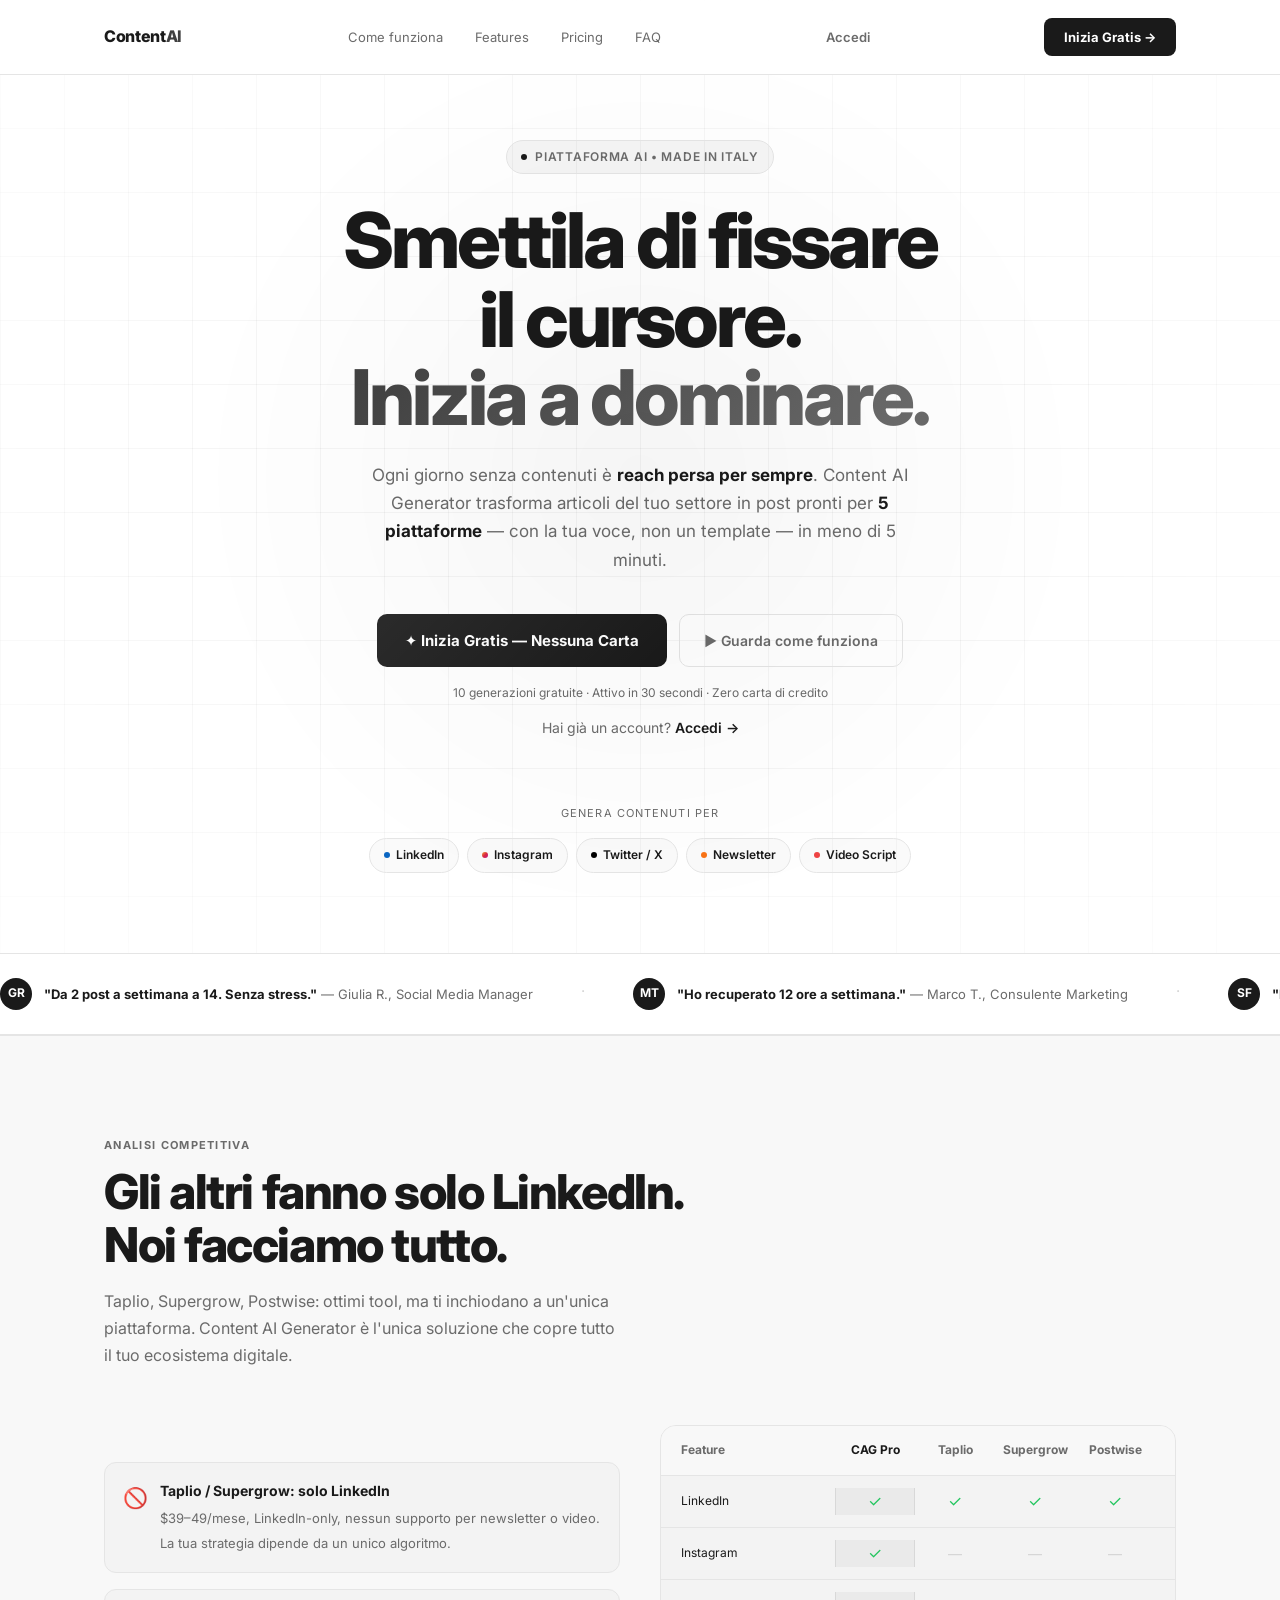
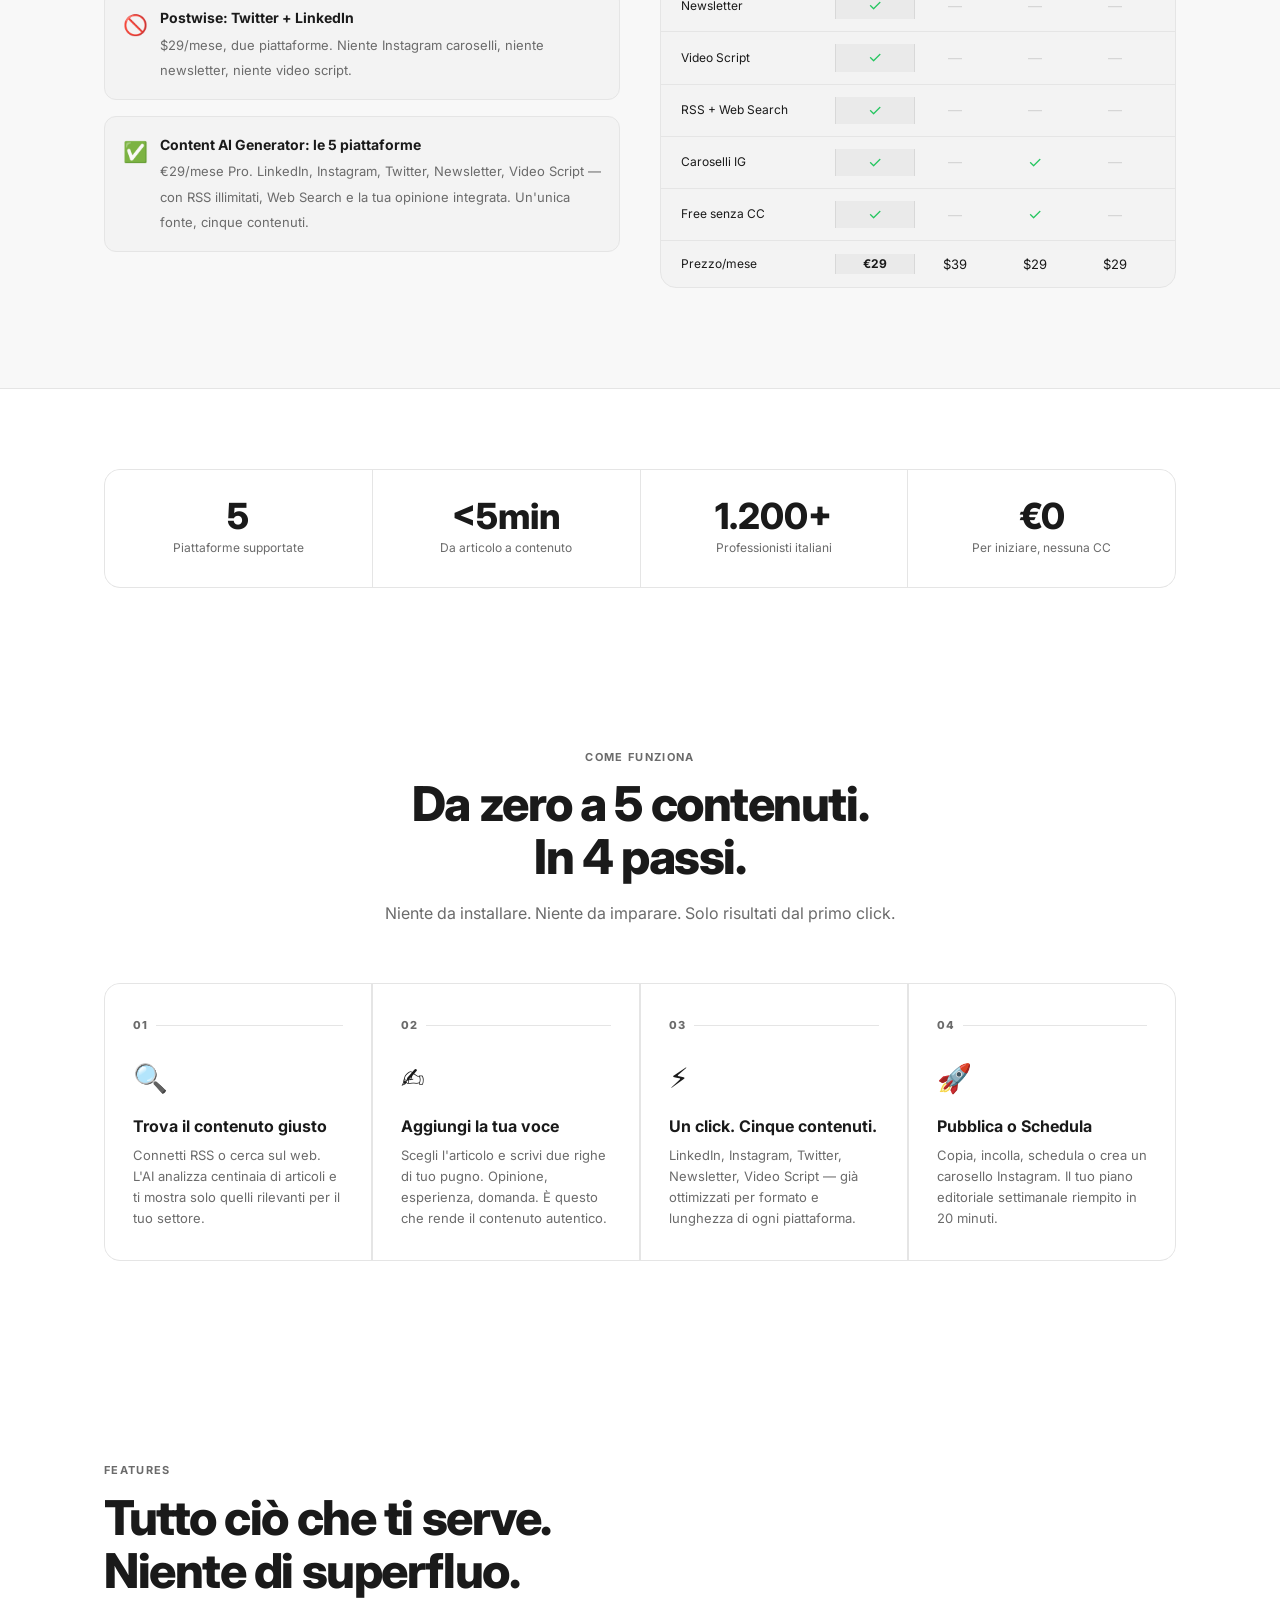
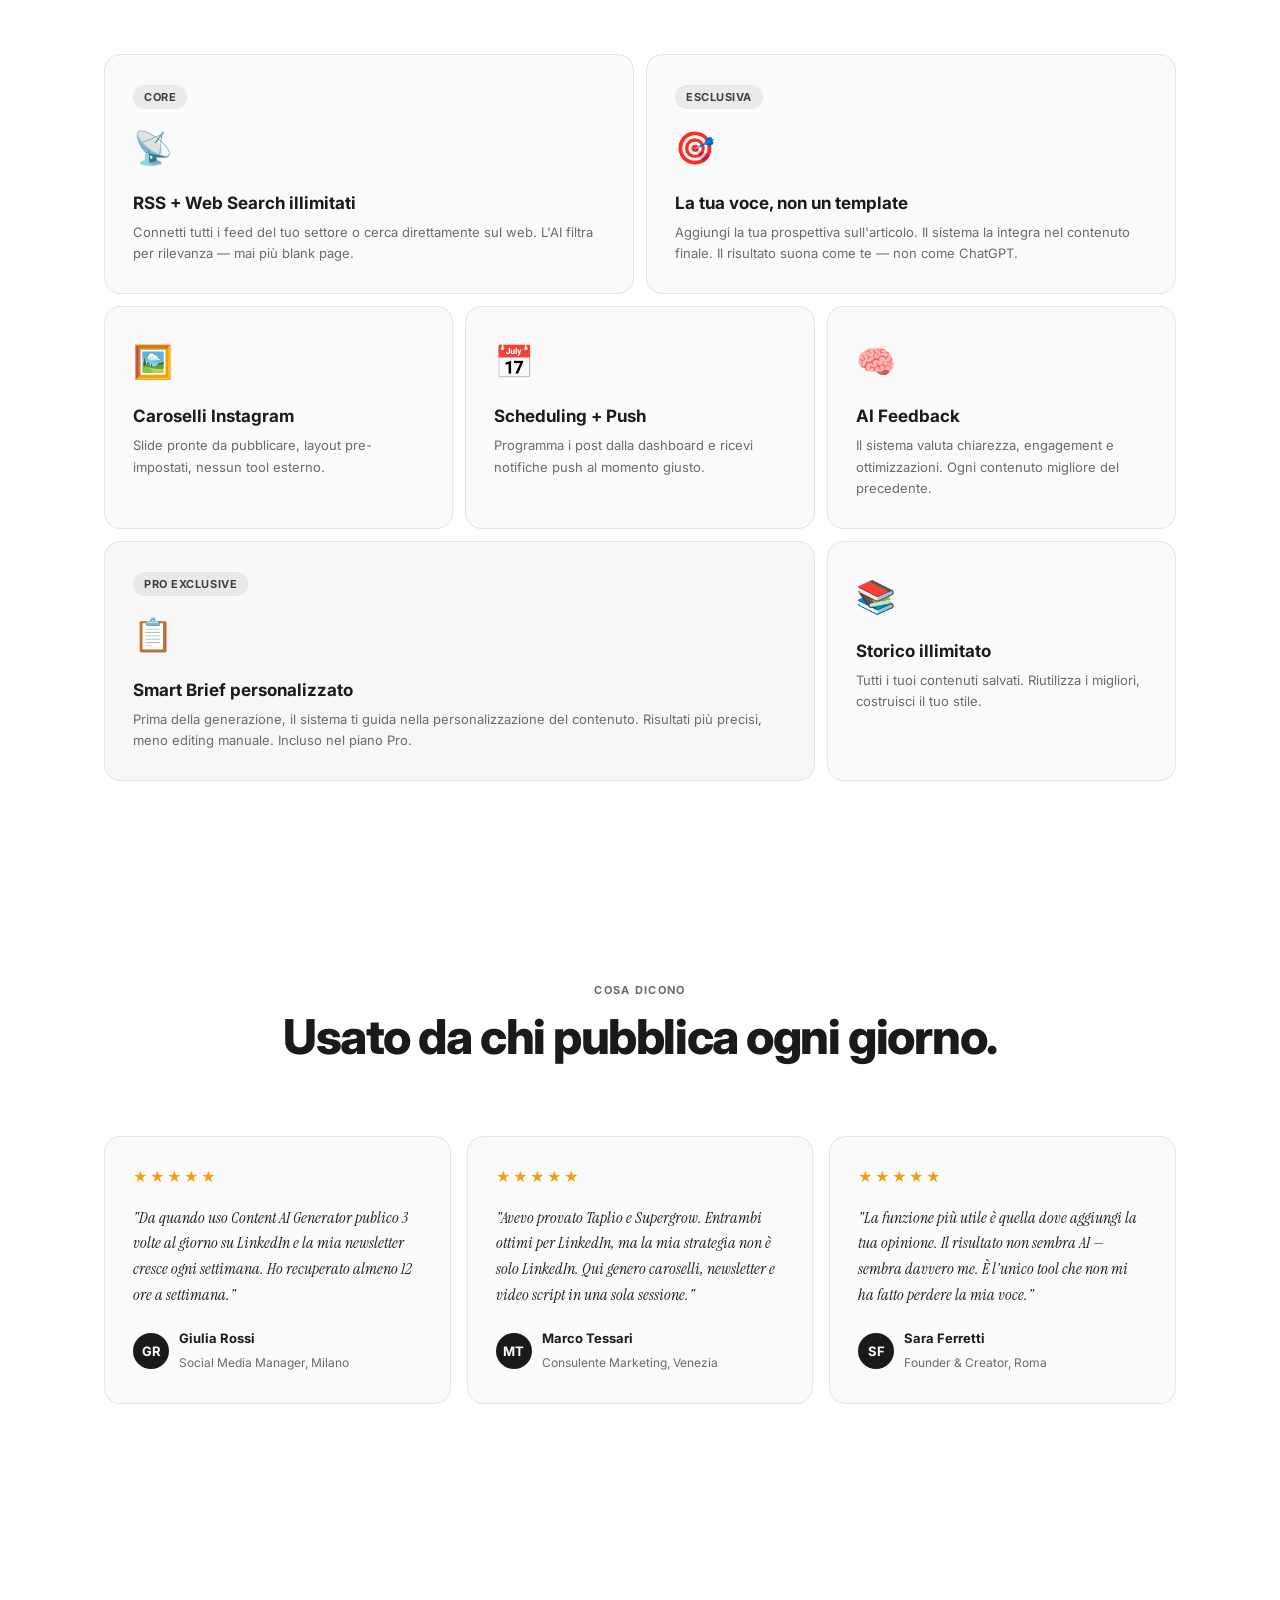
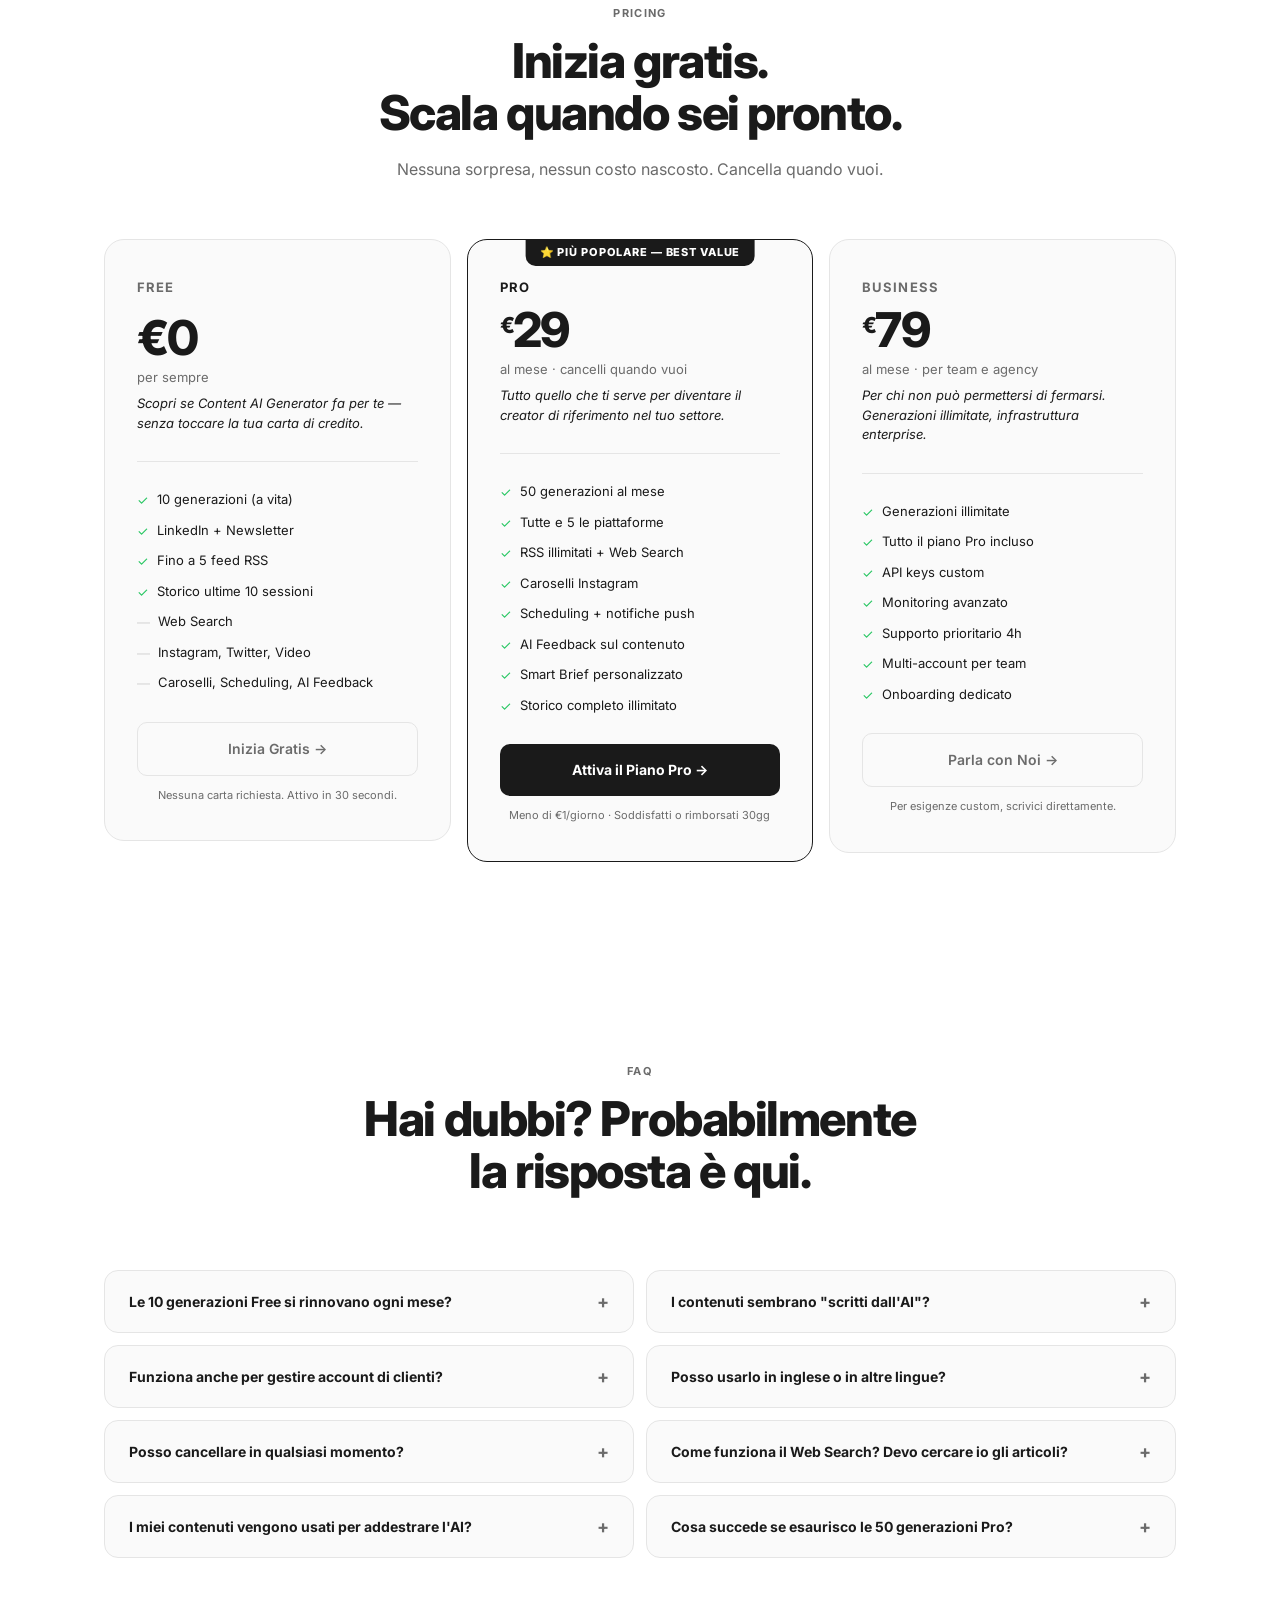
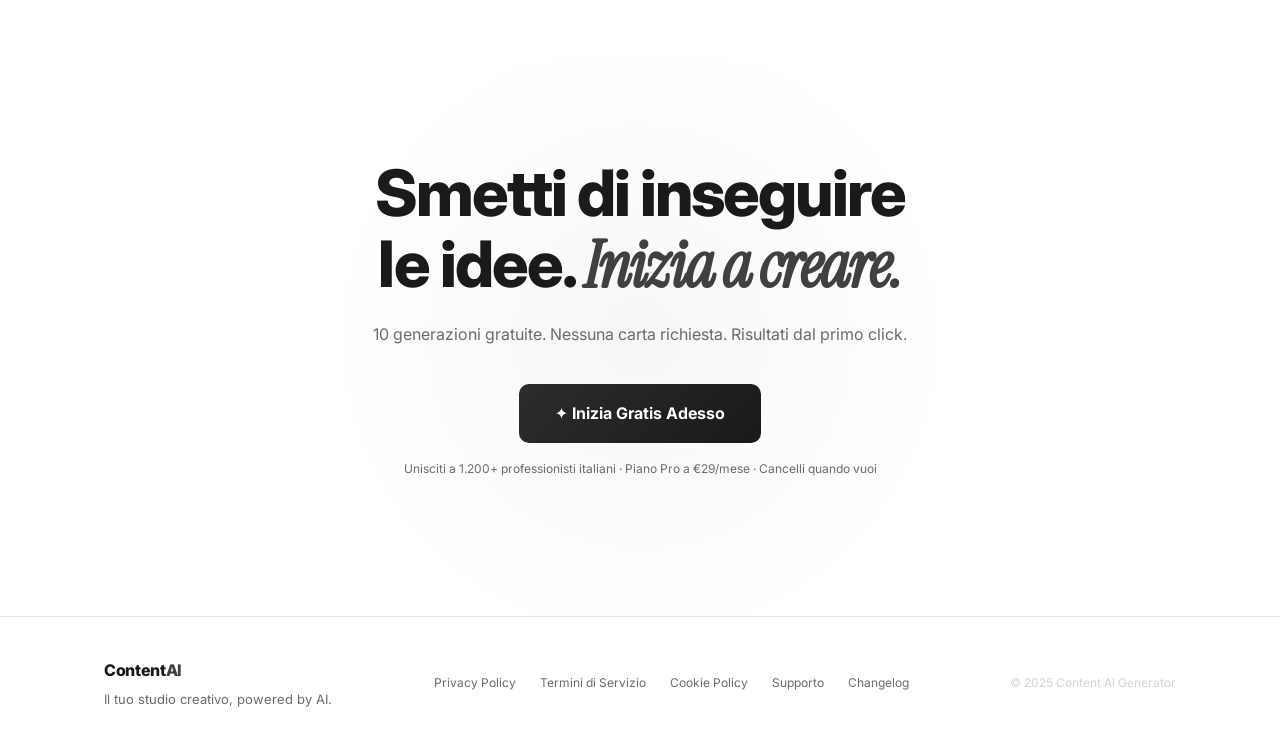
<file: templates/landing.html>
<!DOCTYPE html>
<html lang="it">
<head>
<meta charset="UTF-8" />
<meta name="viewport" content="width=device-width, initial-scale=1.0" />
<title>Content AI Generator — Da Articolo a Post in 5 Piattaforme. In 5 Minuti.</title>
<meta name="description" content="Trasforma articoli in post LinkedIn, Instagram, newsletter e video script con l'AI. 10 generazioni gratis, nessuna carta richiesta." />
<meta property="og:title" content="Content AI Generator — Da Articolo a Post in 5 Minuti" />
<meta property="og:description" content="L'AI analizza gli articoli del tuo settore e genera contenuti per LinkedIn, Instagram, Twitter, Newsletter e Video. Gratis per iniziare." />
<meta property="og:url" content="https://content-ai-generator-1.onrender.com" />
<meta name="twitter:card" content="summary_large_image" />
<link rel="preconnect" href="https://fonts.googleapis.com" />
<link rel="preconnect" href="https://fonts.gstatic.com" crossorigin />
<link href="https://fonts.googleapis.com/css2?family=Inter:wght@400;500;600;700;800;900&family=Instrument+Serif:ital@0;1&display=swap" rel="stylesheet" />
<style>
  /* ── DESIGN TOKENS ─────────────────────────────────────── */
  :root {
    --bg:       #ffffff;
    --surface:  #f8f8f8;
    --card:     rgba(0,0,0,0.02);
    --border:   #e5e5e5;
    --accent:   #1a1a1a;
    --accent-l: #404040;
    --accent-d: #000000;
    --white:    #ffffff;
    --dark:     #1a1a1a;
    --muted:    #6b6b6b;
    --subtle:   #d4d4d4;
    --text:     #1a1a1a;
    --font-head: 'Inter', -apple-system, BlinkMacSystemFont, 'Segoe UI', system-ui, sans-serif;
    --font-body: 'Inter', -apple-system, BlinkMacSystemFont, 'Segoe UI', system-ui, sans-serif;
    --font-serif:'Instrument Serif', serif;
    --r: 12px;
    --max: 1120px;
  }
  *, *::before, *::after { box-sizing: border-box; margin: 0; padding: 0; }
  html { scroll-behavior: smooth; }
  body {
    background: var(--bg);
    color: var(--text);
    font-family: var(--font-body);
    font-size: 15px;
    line-height: 1.7;
    overflow-x: hidden;
    -webkit-font-smoothing: antialiased;
  }
  /* ── NOISE TEXTURE OVERLAY (disabled for light theme) ── */
  /* ── LAYOUT ────────────────────────────────────────────── */
  .wrap { max-width: var(--max); margin: 0 auto; padding: 0 24px; }
  /* ── NAV ───────────────────────────────────────────────── */
  nav {
    position: fixed; top: 0; left: 0; right: 0; z-index: 100;
    padding: 18px 0;
    background: rgba(255,255,255,0.85);
    backdrop-filter: blur(20px);
    -webkit-backdrop-filter: blur(20px);
    border-bottom: 1px solid var(--border);
  }
  nav .wrap { display: flex; align-items: center; justify-content: space-between; }
  .nav-logo {
    font-family: var(--font-head);
    font-weight: 800;
    font-size: 16px;
    color: var(--dark);
    letter-spacing: -0.02em;
    text-decoration: none;
  }
  .nav-logo span { color: var(--accent-l); }
  .nav-links { display: flex; align-items: center; gap: 32px; }
  .nav-links a {
    font-size: 13px;
    color: var(--muted);
    text-decoration: none;
    transition: color 0.2s;
    font-family: var(--font-head);
  }
  .nav-links a:hover { color: var(--dark); }
  .btn-nav {
    font-family: var(--font-head);
    font-weight: 700;
    font-size: 13px;
    background: var(--accent);
    color: #fff;
    border: none;
    border-radius: 8px;
    padding: 8px 20px;
    cursor: pointer;
    text-decoration: none;
    transition: background 0.2s, transform 0.15s;
  }
  .btn-nav:hover { background: var(--accent-d); transform: translateY(-1px); }
  /* ── HERO ──────────────────────────────────────────────── */
  .hero {
    min-height: 100vh;
    display: flex;
    flex-direction: column;
    align-items: center;
    justify-content: center;
    text-align: center;
    padding: 140px 24px 80px;
    position: relative;
    overflow: hidden;
  }
  /* Orb background */
  .hero::after {
    content: '';
    position: absolute;
    width: 900px; height: 900px;
    top: 50%; left: 50%;
    transform: translate(-50%, -50%);
    background: radial-gradient(circle at center,
      rgba(0,0,0,0.04) 0%,
      rgba(0,0,0,0.015) 40%,
      transparent 70%);
    pointer-events: none;
    animation: pulse-orb 8s ease-in-out infinite;
  }
  @keyframes pulse-orb {
    0%, 100% { transform: translate(-50%,-50%) scale(1); opacity: 1; }
    50%       { transform: translate(-50%,-50%) scale(1.12); opacity: 0.7; }
  }
  /* Grid lines */
  .hero-grid {
    position: absolute; inset: 0; pointer-events: none;
    background-image:
      linear-gradient(rgba(0,0,0,0.04) 1px, transparent 1px),
      linear-gradient(90deg, rgba(0,0,0,0.04) 1px, transparent 1px);
    background-size: 64px 64px;
    mask-image: radial-gradient(ellipse 80% 80% at 50% 50%, black 40%, transparent 100%);
  }
  .hero-eyebrow {
    display: inline-flex;
    align-items: center;
    gap: 8px;
    background: rgba(0,0,0,0.04);
    border: 1px solid var(--border);
    border-radius: 999px;
    padding: 6px 14px;
    font-size: 12px;
    font-family: var(--font-head);
    font-weight: 600;
    color: var(--muted);
    letter-spacing: 0.06em;
    text-transform: uppercase;
    margin-bottom: 28px;
    animation: fade-up 0.6s ease both;
  }
  .hero-eyebrow::before {
    content: '';
    width: 6px; height: 6px;
    background: var(--accent);
    border-radius: 50%;
    animation: blink 2s ease-in-out infinite;
  }
  @keyframes blink { 0%,100%{opacity:1} 50%{opacity:0.3} }
  .hero-h1 {
    font-family: var(--font-head);
    font-weight: 800;
    font-size: clamp(42px, 6vw, 80px);
    line-height: 1.02;
    letter-spacing: -0.04em;
    color: var(--dark);
    margin-bottom: 24px;
    max-width: 860px;
    animation: fade-up 0.6s 0.1s ease both;
  }
  .hero-h1 em {
    font-style: normal;
    background: linear-gradient(135deg, var(--accent-l) 0%, var(--muted) 50%, var(--accent-l) 100%);
    background-size: 200%;
    -webkit-background-clip: text;
    -webkit-text-fill-color: transparent;
    background-clip: text;
    animation: shimmer 4s linear infinite;
  }
  @keyframes shimmer { 0%{background-position:0%} 100%{background-position:200%} }
  .hero-sub {
    font-size: 17px;
    line-height: 1.65;
    color: var(--muted);
    max-width: 560px;
    margin-bottom: 40px;
    animation: fade-up 0.6s 0.2s ease both;
  }
  .hero-sub strong { color: var(--dark); }
  .hero-cta-row {
    display: flex;
    align-items: center;
    justify-content: center;
    gap: 12px;
    flex-wrap: wrap;
    animation: fade-up 0.6s 0.3s ease both;
    margin-bottom: 16px;
  }
  .btn-primary {
    display: inline-flex;
    align-items: center;
    gap: 8px;
    font-family: var(--font-head);
    font-weight: 700;
    font-size: 15px;
    background: var(--accent);
    color: #fff;
    border: none;
    border-radius: 10px;
    padding: 14px 28px;
    cursor: pointer;
    text-decoration: none;
    transition: all 0.2s;
    position: relative;
    overflow: hidden;
  }
  .btn-primary::before {
    content: '';
    position: absolute;
    inset: 0;
    background: linear-gradient(135deg, rgba(255,255,255,0.08), transparent);
    pointer-events: none;
  }
  .btn-primary:hover { background: var(--accent-d); transform: translateY(-2px); box-shadow: 0 12px 40px rgba(0,0,0,0.15); }
  .btn-ghost {
    display: inline-flex; align-items: center; gap: 8px;
    font-family: var(--font-head);
    font-weight: 600; font-size: 14px;
    color: var(--muted);
    background: transparent;
    border: 1px solid var(--border);
    border-radius: 10px;
    padding: 14px 24px;
    text-decoration: none;
    transition: all 0.2s;
  }
  .btn-ghost:hover { color: var(--dark); border-color: var(--accent-l); background: var(--card); }
  .hero-disclaimer {
    font-size: 12px;
    color: var(--muted);
    animation: fade-up 0.6s 0.35s ease both;
  }
  /* ── PLATFORMS STRIP ───────────────────────────────────── */
  .platforms {
    margin-top: 64px;
    animation: fade-up 0.6s 0.4s ease both;
  }
  .platforms p {
    font-size: 11px;
    color: var(--muted);
    letter-spacing: 0.1em;
    text-transform: uppercase;
    font-family: var(--font-head);
    margin-bottom: 16px;
  }
  .platform-pills {
    display: flex; flex-wrap: wrap;
    align-items: center; justify-content: center;
    gap: 8px;
  }
  .pill {
    display: inline-flex; align-items: center; gap: 6px;
    background: var(--card);
    border: 1px solid var(--border);
    border-radius: 999px;
    padding: 6px 14px;
    font-size: 12px;
    font-family: var(--font-head);
    font-weight: 600;
    color: var(--text);
    transition: all 0.2s;
  }
  .pill:hover { border-color: var(--accent-l); color: var(--dark); }
  .pill .dot { width: 6px; height: 6px; border-radius: 50%; }
  .dot-li { background: #0a66c2; }
  .dot-ig { background: linear-gradient(135deg,#f09433,#e6683c,#dc2743,#cc2366,#bc1888); }
  .dot-tw { background: #000; }
  .dot-nl { background: #f97316; }
  .dot-vd { background: #ef4444; }
  /* ── SOCIAL PROOF STRIP ────────────────────────────────── */
  .proof-strip {
    padding: 24px 0;
    border-top: 1px solid var(--border);
    border-bottom: 1px solid var(--border);
    overflow: hidden;
  }
  .proof-track {
    display: flex; gap: 48px;
    animation: marquee 25s linear infinite;
    white-space: nowrap;
  }
  @keyframes marquee { 0%{transform:translateX(0)} 100%{transform:translateX(-50%)} }
  .proof-item {
    display: flex; align-items: center; gap: 12px;
    flex-shrink: 0;
  }
  .proof-avatar {
    width: 32px; height: 32px; border-radius: 50%;
    background: var(--accent);
    display: flex; align-items: center; justify-content: center;
    font-size: 12px; font-weight: 700; color: #fff; font-family: var(--font-head);
    flex-shrink: 0;
  }
  .proof-text { font-size: 13px; color: var(--muted); }
  .proof-text strong { color: var(--dark); }
  .proof-sep { color: var(--subtle); user-select: none; }
  /* ── SECTION COMMON ────────────────────────────────────── */
  section { padding: 100px 0; }
  .section-label {
    font-family: var(--font-head);
    font-size: 11px;
    letter-spacing: 0.12em;
    text-transform: uppercase;
    color: var(--muted);
    font-weight: 700;
    margin-bottom: 12px;
  }
  .section-title {
    font-family: var(--font-head);
    font-weight: 800;
    font-size: clamp(30px, 4vw, 48px);
    line-height: 1.1;
    letter-spacing: -0.03em;
    color: var(--dark);
    margin-bottom: 16px;
  }
  .section-sub {
    font-size: 16px;
    color: var(--muted);
    max-width: 520px;
    line-height: 1.7;
  }
  .section-head { margin-bottom: 56px; }
  /* ── COMPETITIVE SECTION ───────────────────────────────── */
  .compete {
    background: var(--surface);
    border-top: 1px solid var(--border);
    border-bottom: 1px solid var(--border);
  }
  .compete-grid {
    display: grid;
    grid-template-columns: 1fr 1fr;
    gap: 40px;
    align-items: center;
  }
  .compete-list { list-style: none; display: flex; flex-direction: column; gap: 16px; }
  .compete-list li {
    display: flex; align-items: flex-start; gap: 12px;
    background: var(--card);
    border: 1px solid var(--border);
    border-radius: var(--r);
    padding: 16px 18px;
    transition: border-color 0.2s;
  }
  .compete-list li:hover { border-color: var(--accent-l); }
  .compete-icon { font-size: 20px; flex-shrink: 0; margin-top: 2px; }
  .compete-text strong { display: block; font-family: var(--font-head); font-weight: 700; color: var(--dark); font-size: 14px; margin-bottom: 2px; }
  .compete-text span { font-size: 13px; color: var(--muted); }
  .compare-table {
    background: var(--card);
    border: 1px solid var(--border);
    border-radius: 16px;
    overflow: hidden;
  }
  .cmp-head {
    display: grid; grid-template-columns: 1fr 80px 80px 80px 80px;
    background: var(--surface);
    border-bottom: 1px solid var(--border);
    padding: 14px 20px;
    font-size: 12px; font-family: var(--font-head); font-weight: 700;
    color: var(--muted); text-align: center;
  }
  .cmp-head span:first-child { text-align: left; }
  .cmp-row {
    display: grid; grid-template-columns: 1fr 80px 80px 80px 80px;
    padding: 12px 20px;
    border-bottom: 1px solid var(--border);
    font-size: 13px; text-align: center; align-items: center;
    transition: background 0.15s;
  }
  .cmp-row:last-child { border-bottom: none; }
  .cmp-row:hover { background: rgba(0,0,0,0.02); }
  .cmp-row span:first-child { text-align: left; color: var(--text); font-family: var(--font-head); font-size: 12px; }
  .check { color: #22c55e; font-size: 16px; }
  .cross { color: var(--subtle); font-size: 14px; }
  .cmp-us { color: var(--accent); font-weight: 700; font-family: var(--font-head); font-size: 12px; }
  .cmp-col-us { background: rgba(0,0,0,0.04); border-left: 1px solid rgba(0,0,0,0.08); border-right: 1px solid rgba(0,0,0,0.08); }
  /* ── HOW IT WORKS ──────────────────────────────────────── */
  .steps {
    display: grid;
    grid-template-columns: repeat(4, 1fr);
    gap: 2px;
    background: var(--border);
    border: 1px solid var(--border);
    border-radius: 16px;
    overflow: hidden;
  }
  .step {
    background: var(--bg);
    padding: 32px 28px;
    position: relative;
    transition: background 0.2s;
  }
  .step:hover { background: var(--surface); }
  .step-num {
    font-family: var(--font-head);
    font-size: 11px;
    color: var(--muted);
    font-weight: 800;
    letter-spacing: 0.1em;
    margin-bottom: 20px;
    display: flex; align-items: center; gap: 8px;
  }
  .step-num::after {
    content: '';
    flex: 1;
    height: 1px;
    background: var(--border);
  }
  .step-icon { font-size: 28px; margin-bottom: 14px; display: block; }
  .step h3 {
    font-family: var(--font-head);
    font-size: 16px;
    font-weight: 700;
    color: var(--dark);
    margin-bottom: 8px;
    line-height: 1.3;
  }
  .step p { font-size: 13px; color: var(--muted); line-height: 1.6; }
  /* ── BENTO FEATURES ────────────────────────────────────── */
  .bento {
    display: grid;
    grid-template-columns: repeat(6, 1fr);
    grid-template-rows: auto auto;
    gap: 12px;
  }
  .bento-card {
    background: var(--card);
    border: 1px solid var(--border);
    border-radius: 16px;
    padding: 28px;
    transition: border-color 0.2s, transform 0.2s;
    position: relative;
    overflow: hidden;
  }
  .bento-card::before {
    content: '';
    position: absolute;
    inset: 0;
    background: radial-gradient(circle at 0% 0%, rgba(0,0,0,0.03), transparent 60%);
    pointer-events: none;
    opacity: 0;
    transition: opacity 0.3s;
  }
  .bento-card:hover { border-color: var(--accent-l); transform: translateY(-2px); }
  .bento-card:hover::before { opacity: 1; }
  .bento-card.col-3 { grid-column: span 3; }
  .bento-card.col-2 { grid-column: span 2; }
  .bento-card.col-4 { grid-column: span 4; }
  .bento-card.col-6 { grid-column: span 6; }
  .bento-icon { font-size: 32px; margin-bottom: 16px; display: block; }
  .bento-card h3 {
    font-family: var(--font-head);
    font-size: 17px; font-weight: 700;
    color: var(--dark);
    margin-bottom: 8px; line-height: 1.3;
  }
  .bento-card p { font-size: 13px; color: var(--muted); line-height: 1.65; }
  .bento-tag {
    display: inline-block;
    background: rgba(0,0,0,0.06);
    color: var(--accent-l);
    border: 1px solid var(--border);
    border-radius: 999px;
    padding: 2px 10px;
    font-size: 11px;
    font-family: var(--font-head);
    font-weight: 700;
    letter-spacing: 0.05em;
    margin-bottom: 12px;
    text-transform: uppercase;
  }
  /* ── PRICING ───────────────────────────────────────────── */
  .pricing-grid {
    display: grid;
    grid-template-columns: repeat(3, 1fr);
    gap: 16px;
    align-items: start;
  }
  .price-card {
    background: var(--card);
    border: 1px solid var(--border);
    border-radius: 20px;
    padding: 36px 32px;
    transition: border-color 0.2s;
    position: relative;
  }
  .price-card:hover { border-color: var(--accent-l); }
  .price-card.featured {
    border-color: var(--accent);
    background: rgba(0,0,0,0.02);
  }
  .price-badge {
    position: absolute; top: -1px; left: 50%; transform: translateX(-50%);
    background: var(--accent);
    color: #fff;
    font-family: var(--font-head);
    font-weight: 800;
    font-size: 11px;
    letter-spacing: 0.08em;
    text-transform: uppercase;
    padding: 4px 14px;
    border-radius: 0 0 10px 10px;
    white-space: nowrap;
  }
  .price-name {
    font-family: var(--font-head);
    font-size: 13px; font-weight: 700;
    color: var(--muted);
    letter-spacing: 0.08em;
    text-transform: uppercase;
    margin-bottom: 8px;
  }
  .price-amount {
    font-family: var(--font-head);
    font-size: 48px; font-weight: 800;
    color: var(--dark);
    letter-spacing: -0.04em;
    line-height: 1;
    margin-bottom: 4px;
  }
  .price-amount span { font-size: 22px; vertical-align: top; margin-top: 8px; display: inline-block; }
  .price-per { font-size: 13px; color: var(--muted); margin-bottom: 6px; }
  .price-hook {
    font-size: 13px;
    color: var(--text);
    margin-bottom: 28px;
    padding-bottom: 28px;
    border-bottom: 1px solid var(--border);
    font-style: italic;
    line-height: 1.5;
  }
  .price-features { list-style: none; display: flex; flex-direction: column; gap: 10px; margin-bottom: 28px; }
  .price-features li {
    display: flex; align-items: flex-start; gap: 8px;
    font-size: 13px; color: var(--text);
    line-height: 1.5;
  }
  .price-features li .ic { color: #22c55e; flex-shrink: 0; margin-top: 1px; }
  .price-features li .ic-no { color: var(--subtle); flex-shrink: 0; margin-top: 1px; }
  .btn-price-primary {
    display: block; width: 100%; text-align: center;
    font-family: var(--font-head); font-weight: 700; font-size: 14px;
    background: var(--accent); color: #fff;
    border: none; border-radius: 10px;
    padding: 14px; cursor: pointer;
    text-decoration: none;
    transition: all 0.2s;
  }
  .btn-price-primary:hover { background: var(--accent-d); transform: translateY(-1px); box-shadow: 0 8px 30px rgba(0,0,0,0.15); }
  .btn-price-ghost {
    display: block; width: 100%; text-align: center;
    font-family: var(--font-head); font-weight: 600; font-size: 14px;
    background: transparent; color: var(--muted);
    border: 1px solid var(--border); border-radius: 10px;
    padding: 14px; cursor: pointer;
    text-decoration: none;
    transition: all 0.2s;
  }
  .btn-price-ghost:hover { color: var(--dark); border-color: var(--accent-l); }
  .price-note { font-size: 11px; color: var(--muted); text-align: center; margin-top: 10px; }
  /* ── TESTIMONIALS ──────────────────────────────────────── */
  .testi-grid {
    display: grid;
    grid-template-columns: repeat(3, 1fr);
    gap: 16px;
  }
  .testi-card {
    background: var(--card);
    border: 1px solid var(--border);
    border-radius: 16px;
    padding: 28px;
    transition: border-color 0.2s;
  }
  .testi-card:hover { border-color: var(--accent-l); }
  .testi-stars { color: #f59e0b; font-size: 14px; margin-bottom: 16px; letter-spacing: 2px; }
  .testi-quote {
    font-family: var(--font-serif);
    font-size: 16px;
    color: var(--text);
    line-height: 1.6;
    margin-bottom: 20px;
    font-style: italic;
  }
  .testi-author { display: flex; align-items: center; gap: 10px; }
  .testi-av {
    width: 36px; height: 36px; border-radius: 50%;
    background: var(--accent);
    display: flex; align-items: center; justify-content: center;
    font-family: var(--font-head); font-weight: 700; font-size: 13px; color: #fff;
  }
  .testi-info strong { display: block; font-family: var(--font-head); font-size: 13px; color: var(--dark); }
  .testi-info span { font-size: 12px; color: var(--muted); }
  /* ── FAQ ───────────────────────────────────────────────── */
  .faq-grid {
    display: grid;
    grid-template-columns: 1fr 1fr;
    gap: 12px;
  }
  .faq-item {
    background: var(--card);
    border: 1px solid var(--border);
    border-radius: 14px;
    overflow: hidden;
  }
  .faq-q {
    width: 100%; text-align: left;
    background: none; border: none; cursor: pointer;
    padding: 20px 24px;
    display: flex; justify-content: space-between; align-items: center; gap: 16px;
    font-family: var(--font-head); font-weight: 700; font-size: 14px;
    color: var(--dark);
    transition: color 0.2s;
  }
  .faq-q:hover { color: var(--accent-l); }
  .faq-arrow { font-size: 18px; color: var(--muted); flex-shrink: 0; transition: transform 0.25s; }
  .faq-item.open .faq-arrow { transform: rotate(45deg); color: var(--accent); }
  .faq-a {
    max-height: 0; overflow: hidden;
    transition: max-height 0.3s ease, padding 0.3s ease;
    font-size: 13px; color: var(--muted);
    line-height: 1.7;
    padding: 0 24px;
  }
  .faq-item.open .faq-a { max-height: 300px; padding: 0 24px 20px; }
  /* ── CTA BOTTOM ────────────────────────────────────────── */
  .cta-bottom {
    text-align: center;
    padding: 100px 24px;
    position: relative; overflow: hidden;
  }
  .cta-bottom::before {
    content: '';
    position: absolute;
    width: 700px; height: 700px;
    top: 50%; left: 50%;
    transform: translate(-50%,-50%);
    background: radial-gradient(circle, rgba(0,0,0,0.03) 0%, transparent 65%);
    pointer-events: none;
  }
  .cta-bottom h2 {
    font-family: var(--font-head);
    font-size: clamp(36px, 5vw, 64px);
    font-weight: 800;
    letter-spacing: -0.03em;
    color: var(--dark);
    line-height: 1.1;
    margin-bottom: 20px;
    position: relative;
  }
  .cta-bottom p { font-size: 16px; color: var(--muted); margin-bottom: 36px; position: relative; }
  /* ── FOOTER ────────────────────────────────────────────── */
  footer {
    border-top: 1px solid var(--border);
    padding: 40px 0;
  }
  footer .wrap {
    display: flex;
    justify-content: space-between;
    align-items: center;
    flex-wrap: wrap;
    gap: 16px;
  }
  .foot-left .tagline {
    font-family: var(--font-head);
    font-size: 13px;
    color: var(--muted);
    margin-top: 4px;
  }
  .foot-links { display: flex; gap: 24px; flex-wrap: wrap; }
  .foot-links a { font-size: 12px; color: var(--muted); text-decoration: none; transition: color 0.2s; }
  .foot-links a:hover { color: var(--dark); }
  .foot-copy { font-size: 12px; color: var(--subtle); }
  /* ── ANIMATIONS ────────────────────────────────────────── */
  @keyframes fade-up {
    from { opacity: 0; transform: translateY(20px); }
    to   { opacity: 1; transform: translateY(0); }
  }
  .reveal {
    opacity: 0; transform: translateY(24px);
    transition: opacity 0.55s ease, transform 0.55s ease;
  }
  .reveal.visible { opacity: 1; transform: translateY(0); }
  /* ── STAT ROW ──────────────────────────────────────────── */
  .stats-row {
    display: grid; grid-template-columns: repeat(4, 1fr);
    gap: 1px; background: var(--border);
    border: 1px solid var(--border);
    border-radius: 16px; overflow: hidden;
    margin-bottom: 60px;
  }
  .stat { background: var(--bg); padding: 28px 24px; text-align: center; }
  .stat-num {
    font-family: var(--font-head);
    font-size: 36px; font-weight: 800;
    color: var(--dark); line-height: 1;
    margin-bottom: 4px;
  }
  .stat-label { font-size: 12px; color: var(--muted); font-family: var(--font-head); }
  /* ── RESPONSIVE ────────────────────────────────────────── */
  @media (max-width: 900px) {
    .bento-card.col-3, .bento-card.col-4 { grid-column: span 6; }
    .bento-card.col-2 { grid-column: span 3; }
    .steps { grid-template-columns: 1fr 1fr; }
    .pricing-grid { grid-template-columns: 1fr; }
    .testi-grid { grid-template-columns: 1fr; }
    .faq-grid { grid-template-columns: 1fr; }
    .compete-grid { grid-template-columns: 1fr; }
    .cmp-head, .cmp-row { grid-template-columns: 1fr 70px 70px 70px 70px; font-size: 11px; }
    .nav-links { display: none; }
    .stats-row { grid-template-columns: 1fr 1fr; }
  }
  @media (max-width: 600px) {
    .wrap { padding: 0 16px; }
    .steps { grid-template-columns: 1fr; }
    .bento-card.col-2 { grid-column: span 6; }
    .hero-h1 { font-size: 36px; }
    .hero-sub { font-size: 15px; }
    .section { padding: 48px 0; }
    .section-title { font-size: 24px; }
    .section-sub { font-size: 13px; }
    .stats-row { grid-template-columns: 1fr 1fr; }
    .stat-num { font-size: 28px; }
    .cmp-head span:nth-child(n+3), .cmp-row span:nth-child(n+3) { display: none; }
    .cmp-head, .cmp-row { grid-template-columns: 1fr 70px 70px; }
    nav .wrap { padding: 0 16px; }
    .btn-primary, .btn-ghost { width: 100%; justify-content: center; }
    .pricing-card { padding: 28px 20px; }
    .cta-bottom h2 { font-size: 28px; }
  }
</style>
</head>
<body>
<!-- ═══════════════════ NAV ═══════════════════ -->
<nav>
  <div class="wrap">
    <a href="#" class="nav-logo">Content<span>AI</span></a>
    <div class="nav-links">
      <a href="#come-funziona">Come funziona</a>
      <a href="#features">Features</a>
      <a href="#pricing">Pricing</a>
      <a href="#faq">FAQ</a>
    </div>
    <a href="/app?login=1" class="btn-ghost-nav" style="font-family:var(--font-head);font-size:13px;font-weight:600;color:var(--muted);text-decoration:none;transition:color .2s;margin-right:8px;">Accedi</a>
    <a href="/app?register=1" class="btn-nav">Inizia Gratis →</a>
  </div>
</nav>
<!-- ═══════════════════ HERO ══════════════════ -->
<section class="hero">
  <div class="hero-grid"></div>
  <div class="hero-eyebrow">Piattaforma AI • Made in Italy</div>
  <h1 class="hero-h1">
    Smettila di fissare<br />
    il cursore.<br />
    <em>Inizia a dominare.</em>
  </h1>
  <p class="hero-sub">
    Ogni giorno senza contenuti è <strong>reach persa per sempre</strong>. Content AI Generator trasforma articoli del tuo settore in post pronti per <strong>5 piattaforme</strong> — con la tua voce, non un template — in meno di 5 minuti.
  </p>
  <div class="hero-cta-row">
    <a href="/app?register=1" class="btn-primary">
      ✦ Inizia Gratis — Nessuna Carta
    </a>
    <a href="#come-funziona" class="btn-ghost">
      ▶ Guarda come funziona
    </a>
  </div>
  <p class="hero-disclaimer">10 generazioni gratuite · Attivo in 30 secondi · Zero carta di credito</p>
  <p style="margin-top:12px;font-size:14px;color:var(--muted);font-family:var(--font-head);">Hai già un account? <a href="/app?login=1" style="color:var(--accent);font-weight:600;text-decoration:none;">Accedi →</a></p>
  <div class="platforms">
    <p>Genera contenuti per</p>
    <div class="platform-pills">
      <span class="pill"><span class="dot dot-li"></span>LinkedIn</span>
      <span class="pill"><span class="dot dot-ig"></span>Instagram</span>
      <span class="pill"><span class="dot dot-tw"></span>Twitter / X</span>
      <span class="pill"><span class="dot dot-nl"></span>Newsletter</span>
      <span class="pill"><span class="dot dot-vd"></span>Video Script</span>
    </div>
  </div>
</section>
<!-- ═══════════════════ SOCIAL PROOF ══════════ -->
<div class="proof-strip">
  <div class="proof-track">
    <!-- Clone per loop infinito -->
    <div class="proof-item"><div class="proof-avatar">GR</div><div class="proof-text"><strong>"Da 2 post a settimana a 14. Senza stress."</strong> — Giulia R., Social Media Manager</div></div>
    <div class="proof-sep">·</div>
    <div class="proof-item"><div class="proof-avatar">MT</div><div class="proof-text"><strong>"Ho recuperato 12 ore a settimana."</strong> — Marco T., Consulente Marketing</div></div>
    <div class="proof-sep">·</div>
    <div class="proof-item"><div class="proof-avatar">SF</div><div class="proof-text"><strong>"L'unico tool che mantiene davvero la mia voce."</strong> — Sara F., Founder</div></div>
    <div class="proof-sep">·</div>
    <div class="proof-item"><div class="proof-avatar">AL</div><div class="proof-text"><strong>"Finalmente pubblico ogni giorno senza ansia."</strong> — Andrea L., Coach</div></div>
    <div class="proof-sep">·</div>
    <div class="proof-item"><div class="proof-avatar">GR</div><div class="proof-text"><strong>"Da 2 post a settimana a 14. Senza stress."</strong> — Giulia R., Social Media Manager</div></div>
    <div class="proof-sep">·</div>
    <div class="proof-item"><div class="proof-avatar">MT</div><div class="proof-text"><strong>"Ho recuperato 12 ore a settimana."</strong> — Marco T., Consulente Marketing</div></div>
    <div class="proof-sep">·</div>
    <div class="proof-item"><div class="proof-avatar">SF</div><div class="proof-text"><strong>"L'unico tool che mantiene davvero la mia voce."</strong> — Sara F., Founder</div></div>
    <div class="proof-sep">·</div>
    <div class="proof-item"><div class="proof-avatar">AL</div><div class="proof-text"><strong>"Finalmente pubblico ogni giorno senza ansia."</strong> — Andrea L., Coach</div></div>
  </div>
</div>
<!-- ═══════════════════ COMPETITOR SECTION ════ -->
<section class="compete">
  <div class="wrap">
    <div class="section-head reveal">
      <p class="section-label">Analisi Competitiva</p>
      <h2 class="section-title">Gli altri fanno solo LinkedIn.<br />Noi facciamo tutto.</h2>
      <p class="section-sub">Taplio, Supergrow, Postwise: ottimi tool, ma ti inchiodano a un'unica piattaforma. Content AI Generator è l'unica soluzione che copre tutto il tuo ecosistema digitale.</p>
    </div>
    <div class="compete-grid reveal">
      <ul class="compete-list">
        <li>
          <span class="compete-icon">🚫</span>
          <div class="compete-text">
            <strong>Taplio / Supergrow: solo LinkedIn</strong>
            <span>$39–49/mese, LinkedIn-only, nessun supporto per newsletter o video. La tua strategia dipende da un unico algoritmo.</span>
          </div>
        </li>
        <li>
          <span class="compete-icon">🚫</span>
          <div class="compete-text">
            <strong>Postwise: Twitter + LinkedIn</strong>
            <span>$29/mese, due piattaforme. Niente Instagram caroselli, niente newsletter, niente video script.</span>
          </div>
        </li>
        <li>
          <span class="compete-icon">✅</span>
          <div class="compete-text">
            <strong>Content AI Generator: le 5 piattaforme</strong>
            <span>€29/mese Pro. LinkedIn, Instagram, Twitter, Newsletter, Video Script — con RSS illimitati, Web Search e la tua opinione integrata. Un'unica fonte, cinque contenuti.</span>
          </div>
        </li>
      </ul>
      <div class="compare-table reveal">
        <div class="cmp-head">
          <span>Feature</span>
          <span class="cmp-us">CAG Pro</span>
          <span>Taplio</span>
          <span>Supergrow</span>
          <span>Postwise</span>
        </div>
        <div class="cmp-row">
          <span>LinkedIn</span>
          <span class="cmp-col-us check">✓</span>
          <span class="check">✓</span>
          <span class="check">✓</span>
          <span class="check">✓</span>
        </div>
        <div class="cmp-row">
          <span>Instagram</span>
          <span class="cmp-col-us check">✓</span>
          <span class="cross">—</span>
          <span class="cross">—</span>
          <span class="cross">—</span>
        </div>
        <div class="cmp-row">
          <span>Newsletter</span>
          <span class="cmp-col-us check">✓</span>
          <span class="cross">—</span>
          <span class="cross">—</span>
          <span class="cross">—</span>
        </div>
        <div class="cmp-row">
          <span>Video Script</span>
          <span class="cmp-col-us check">✓</span>
          <span class="cross">—</span>
          <span class="cross">—</span>
          <span class="cross">—</span>
        </div>
        <div class="cmp-row">
          <span>RSS + Web Search</span>
          <span class="cmp-col-us check">✓</span>
          <span class="cross">—</span>
          <span class="cross">—</span>
          <span class="cross">—</span>
        </div>
        <div class="cmp-row">
          <span>Caroselli IG</span>
          <span class="cmp-col-us check">✓</span>
          <span class="cross">—</span>
          <span class="check">✓</span>
          <span class="cross">—</span>
        </div>
        <div class="cmp-row">
          <span>Free senza CC</span>
          <span class="cmp-col-us check">✓</span>
          <span class="cross">—</span>
          <span class="check">✓</span>
          <span class="cross">—</span>
        </div>
        <div class="cmp-row">
          <span>Prezzo/mese</span>
          <span class="cmp-col-us cmp-us">€29</span>
          <span>$39</span>
          <span>$29</span>
          <span>$29</span>
        </div>
      </div>
    </div>
  </div>
</section>
<!-- ═══════════════════ STATS ══════════════════ -->
<section style="padding: 80px 0 0;">
  <div class="wrap">
    <div class="stats-row reveal">
      <div class="stat">
        <div class="stat-num">5</div>
        <div class="stat-label">Piattaforme supportate</div>
      </div>
      <div class="stat">
        <div class="stat-num">&lt;5min</div>
        <div class="stat-label">Da articolo a contenuto</div>
      </div>
      <div class="stat">
        <div class="stat-num">1.200+</div>
        <div class="stat-label">Professionisti italiani</div>
      </div>
      <div class="stat">
        <div class="stat-num">€0</div>
        <div class="stat-label">Per iniziare, nessuna CC</div>
      </div>
    </div>
  </div>
</section>
<!-- ═══════════════════ HOW IT WORKS ══════════ -->
<section id="come-funziona">
  <div class="wrap">
    <div class="section-head reveal" style="text-align:center; display:flex; flex-direction:column; align-items:center;">
      <p class="section-label">Come Funziona</p>
      <h2 class="section-title">Da zero a 5 contenuti.<br />In 4 passi.</h2>
      <p class="section-sub">Niente da installare. Niente da imparare. Solo risultati dal primo click.</p>
    </div>
    <div class="steps reveal">
      <div class="step">
        <div class="step-num">01</div>
        <span class="step-icon">🔍</span>
        <h3>Trova il contenuto giusto</h3>
        <p>Connetti RSS o cerca sul web. L'AI analizza centinaia di articoli e ti mostra solo quelli rilevanti per il tuo settore.</p>
      </div>
      <div class="step">
        <div class="step-num">02</div>
        <span class="step-icon">✍️</span>
        <h3>Aggiungi la tua voce</h3>
        <p>Scegli l'articolo e scrivi due righe di tuo pugno. Opinione, esperienza, domanda. È questo che rende il contenuto autentico.</p>
      </div>
      <div class="step">
        <div class="step-num">03</div>
        <span class="step-icon">⚡</span>
        <h3>Un click. Cinque contenuti.</h3>
        <p>LinkedIn, Instagram, Twitter, Newsletter, Video Script — già ottimizzati per formato e lunghezza di ogni piattaforma.</p>
      </div>
      <div class="step">
        <div class="step-num">04</div>
        <span class="step-icon">🚀</span>
        <h3>Pubblica o Schedula</h3>
        <p>Copia, incolla, schedula o crea un carosello Instagram. Il tuo piano editoriale settimanale riempito in 20 minuti.</p>
      </div>
    </div>
  </div>
</section>
<!-- ═══════════════════ FEATURES BENTO ════════ -->
<section id="features">
  <div class="wrap">
    <div class="section-head reveal">
      <p class="section-label">Features</p>
      <h2 class="section-title">Tutto ciò che ti serve.<br />Niente di superfluo.</h2>
    </div>
    <div class="bento reveal">
      <!-- Riga 1 -->
      <div class="bento-card col-3">
        <span class="bento-tag">Core</span>
        <span class="bento-icon">📡</span>
        <h3>RSS + Web Search illimitati</h3>
        <p>Connetti tutti i feed del tuo settore o cerca direttamente sul web. L'AI filtra per rilevanza — mai più blank page.</p>
      </div>
      <div class="bento-card col-3">
        <span class="bento-tag">Esclusiva</span>
        <span class="bento-icon">🎯</span>
        <h3>La tua voce, non un template</h3>
        <p>Aggiungi la tua prospettiva sull'articolo. Il sistema la integra nel contenuto finale. Il risultato suona come te — non come ChatGPT.</p>
      </div>
      <!-- Riga 2 -->
      <div class="bento-card col-2">
        <span class="bento-icon">🖼️</span>
        <h3>Caroselli Instagram</h3>
        <p>Slide pronte da pubblicare, layout pre-impostati, nessun tool esterno.</p>
      </div>
      <div class="bento-card col-2">
        <span class="bento-icon">📅</span>
        <h3>Scheduling + Push</h3>
        <p>Programma i post dalla dashboard e ricevi notifiche push al momento giusto.</p>
      </div>
      <div class="bento-card col-2">
        <span class="bento-icon">🧠</span>
        <h3>AI Feedback</h3>
        <p>Il sistema valuta chiarezza, engagement e ottimizzazioni. Ogni contenuto migliore del precedente.</p>
      </div>
      <!-- Riga 3 -->
      <div class="bento-card col-4" style="background: rgba(0,0,0,0.03);">
        <span class="bento-tag">Pro Exclusive</span>
        <span class="bento-icon">📋</span>
        <h3>Smart Brief personalizzato</h3>
        <p>Prima della generazione, il sistema ti guida nella personalizzazione del contenuto. Risultati più precisi, meno editing manuale. Incluso nel piano Pro.</p>
      </div>
      <div class="bento-card col-2">
        <span class="bento-icon">📚</span>
        <h3>Storico illimitato</h3>
        <p>Tutti i tuoi contenuti salvati. Riutilizza i migliori, costruisci il tuo stile.</p>
      </div>
    </div>
  </div>
</section>
<!-- ═══════════════════ TESTIMONIALS ══════════ -->
<section>
  <div class="wrap">
    <div class="section-head reveal" style="text-align:center; display:flex; flex-direction:column; align-items:center;">
      <p class="section-label">Cosa dicono</p>
      <h2 class="section-title">Usato da chi pubblica ogni giorno.</h2>
    </div>
    <div class="testi-grid reveal">
      <div class="testi-card">
        <div class="testi-stars">★★★★★</div>
        <p class="testi-quote">"Da quando uso Content AI Generator publico 3 volte al giorno su LinkedIn e la mia newsletter cresce ogni settimana. Ho recuperato almeno 12 ore a settimana."</p>
        <div class="testi-author">
          <div class="testi-av">GR</div>
          <div class="testi-info"><strong>Giulia Rossi</strong><span>Social Media Manager, Milano</span></div>
        </div>
      </div>
      <div class="testi-card">
        <div class="testi-stars">★★★★★</div>
        <p class="testi-quote">"Avevo provato Taplio e Supergrow. Entrambi ottimi per LinkedIn, ma la mia strategia non è solo LinkedIn. Qui genero caroselli, newsletter e video script in una sola sessione."</p>
        <div class="testi-author">
          <div class="testi-av">MT</div>
          <div class="testi-info"><strong>Marco Tessari</strong><span>Consulente Marketing, Venezia</span></div>
        </div>
      </div>
      <div class="testi-card">
        <div class="testi-stars">★★★★★</div>
        <p class="testi-quote">"La funzione più utile è quella dove aggiungi la tua opinione. Il risultato non sembra AI — sembra davvero me. È l'unico tool che non mi ha fatto perdere la mia voce."</p>
        <div class="testi-author">
          <div class="testi-av">SF</div>
          <div class="testi-info"><strong>Sara Ferretti</strong><span>Founder & Creator, Roma</span></div>
        </div>
      </div>
    </div>
  </div>
</section>
<!-- ═══════════════════ PRICING ══════════════ -->
<section id="pricing">
  <div class="wrap">
    <div class="section-head reveal" style="text-align:center; display:flex; flex-direction:column; align-items:center;">
      <p class="section-label">Pricing</p>
      <h2 class="section-title">Inizia gratis.<br />Scala quando sei pronto.</h2>
      <p class="section-sub">Nessuna sorpresa, nessun costo nascosto. Cancella quando vuoi.</p>
    </div>
    <div class="pricing-grid reveal">
      <!-- FREE -->
      <div class="price-card">
        <p class="price-name">Free</p>
        <div class="price-amount">€<span style="font-size:48px;vertical-align:baseline;">0</span></div>
        <p class="price-per">per sempre</p>
        <p class="price-hook">Scopri se Content AI Generator fa per te — senza toccare la tua carta di credito.</p>
        <ul class="price-features">
          <li><span class="ic">✓</span> 10 generazioni (a vita)</li>
          <li><span class="ic">✓</span> LinkedIn + Newsletter</li>
          <li><span class="ic">✓</span> Fino a 5 feed RSS</li>
          <li><span class="ic">✓</span> Storico ultime 10 sessioni</li>
          <li><span class="ic-no">—</span> Web Search</li>
          <li><span class="ic-no">—</span> Instagram, Twitter, Video</li>
          <li><span class="ic-no">—</span> Caroselli, Scheduling, AI Feedback</li>
        </ul>
        <a href="/app?register=1" class="btn-price-ghost">Inizia Gratis →</a>
        <p class="price-note">Nessuna carta richiesta. Attivo in 30 secondi.</p>
      </div>
      <!-- PRO FEATURED -->
      <div class="price-card featured">
        <div class="price-badge">⭐ Più Popolare — Best Value</div>
        <p class="price-name" style="color: var(--accent);">Pro</p>
        <div class="price-amount"><span>€</span>29</div>
        <p class="price-per">al mese · cancelli quando vuoi</p>
        <p class="price-hook">Tutto quello che ti serve per diventare il creator di riferimento nel tuo settore.</p>
        <ul class="price-features">
          <li><span class="ic">✓</span> 50 generazioni al mese</li>
          <li><span class="ic">✓</span> Tutte e 5 le piattaforme</li>
          <li><span class="ic">✓</span> RSS illimitati + Web Search</li>
          <li><span class="ic">✓</span> Caroselli Instagram</li>
          <li><span class="ic">✓</span> Scheduling + notifiche push</li>
          <li><span class="ic">✓</span> AI Feedback sul contenuto</li>
          <li><span class="ic">✓</span> Smart Brief personalizzato</li>
          <li><span class="ic">✓</span> Storico completo illimitato</li>
        </ul>
        <a href="/app?register=1" class="btn-price-primary">Attiva il Piano Pro →</a>
        <p class="price-note">Meno di €1/giorno · Soddisfatti o rimborsati 30gg</p>
      </div>
      <!-- BUSINESS -->
      <div class="price-card">
        <p class="price-name">Business</p>
        <div class="price-amount"><span>€</span>79</div>
        <p class="price-per">al mese · per team e agency</p>
        <p class="price-hook">Per chi non può permettersi di fermarsi. Generazioni illimitate, infrastruttura enterprise.</p>
        <ul class="price-features">
          <li><span class="ic">✓</span> Generazioni illimitate</li>
          <li><span class="ic">✓</span> Tutto il piano Pro incluso</li>
          <li><span class="ic">✓</span> API keys custom</li>
          <li><span class="ic">✓</span> Monitoring avanzato</li>
          <li><span class="ic">✓</span> Supporto prioritario 4h</li>
          <li><span class="ic">✓</span> Multi-account per team</li>
          <li><span class="ic">✓</span> Onboarding dedicato</li>
        </ul>
        <a href="mailto:hello@contentaigenerator.com" class="btn-price-ghost">Parla con Noi →</a>
        <p class="price-note">Per esigenze custom, scrivici direttamente.</p>
      </div>
    </div>
  </div>
</section>
<!-- ═══════════════════ FAQ ════════════════════ -->
<section id="faq">
  <div class="wrap">
    <div class="section-head reveal" style="text-align:center; display:flex; flex-direction:column; align-items:center;">
      <p class="section-label">FAQ</p>
      <h2 class="section-title">Hai dubbi? Probabilmente<br />la risposta è qui.</h2>
    </div>
    <div class="faq-grid reveal">
      <div class="faq-item">
        <button class="faq-q">Le 10 generazioni Free si rinnovano ogni mese? <span class="faq-arrow">+</span></button>
        <div class="faq-a">No — sono un credito unico a vita, non mensile. Questo ti permette di testare il prodotto senza pressioni di tempo. Quando sei pronto a usarlo davvero, il piano Pro a €29/mese è la soluzione più conveniente.</div>
      </div>
      <div class="faq-item">
        <button class="faq-q">I contenuti sembrano "scritti dall'AI"? <span class="faq-arrow">+</span></button>
        <div class="faq-a">È la domanda più frequente. A differenza degli strumenti generici, Content AI Generator integra la tua opinione personale nel contenuto. Il risultato ha un punto di vista, un tono, un'angolazione che riflette il tuo modo di comunicare — non un template universale.</div>
      </div>
      <div class="faq-item">
        <button class="faq-q">Funziona anche per gestire account di clienti? <span class="faq-arrow">+</span></button>
        <div class="faq-a">Sì. Il piano Pro è ideale per freelance e social media manager con 1–5 clienti. Il piano Business è pensato per agency con più account e necessità di API personalizzate.</div>
      </div>
      <div class="faq-item">
        <button class="faq-q">Posso usarlo in inglese o in altre lingue? <span class="faq-arrow">+</span></button>
        <div class="faq-a">Assolutamente sì. La piattaforma è ottimizzata per l'italiano, ma genera contenuti di qualità in qualsiasi lingua — inglese, spagnolo, francese, tedesco. Basta specificarlo quando aggiungi la tua opinione.</div>
      </div>
      <div class="faq-item">
        <button class="faq-q">Posso cancellare in qualsiasi momento? <span class="faq-arrow">+</span></button>
        <div class="faq-a">Sì, senza penali. Puoi cancellare dalle impostazioni del tuo account in meno di 60 secondi. I dati vengono conservati per 30 giorni dalla cancellazione.</div>
      </div>
      <div class="faq-item">
        <button class="faq-q">Come funziona il Web Search? Devo cercare io gli articoli? <span class="faq-arrow">+</span></button>
        <div class="faq-a">No. Con il piano Pro cerchi direttamente dal pannello e l'AI trova gli articoli più rilevanti del momento. In alternativa, colleghi i tuoi feed RSS — la piattaforma monitora automaticamente le novità. Free supporta fino a 5 RSS.</div>
      </div>
      <div class="faq-item">
        <button class="faq-q">I miei contenuti vengono usati per addestrare l'AI? <span class="faq-arrow">+</span></button>
        <div class="faq-a">No. I tuoi contenuti sono tuoi. Non vengono condivisi, venduti o usati per addestrare modelli AI. Tutti i dati sono gestiti in conformità con il GDPR.</div>
      </div>
      <div class="faq-item">
        <button class="faq-q">Cosa succede se esaurisco le 50 generazioni Pro? <span class="faq-arrow">+</span></button>
        <div class="faq-a">Ricevi una notifica prima di esaurirle. Puoi passare al piano Business per generazioni illimitate, oppure aspettare il rinnovo mensile. Non addebitiamo automaticamente costi aggiuntivi senza il tuo consenso esplicito.</div>
      </div>
    </div>
  </div>
</section>
<!-- ═══════════════════ CTA BOTTOM ════════════ -->
<section class="cta-bottom">
  <div class="wrap" style="position:relative;">
    <h2>Smetti di inseguire<br/>le idee. <em style="font-family: var(--font-serif); font-style:italic; color: var(--accent-l);">Inizia a creare.</em></h2>
    <p>10 generazioni gratuite. Nessuna carta richiesta. Risultati dal primo click.</p>
    <div style="display:flex; gap:12px; justify-content:center; flex-wrap:wrap;">
      <a href="/app?register=1" class="btn-primary" style="font-size:16px; padding:16px 36px;">
        ✦ Inizia Gratis Adesso
      </a>
    </div>
    <p style="margin-top:16px; font-size:12px; color: var(--muted);">Unisciti a 1.200+ professionisti italiani · Piano Pro a €29/mese · Cancelli quando vuoi</p>
  </div>
</section>
<!-- ═══════════════════ FOOTER ════════════════ -->
<footer>
  <div class="wrap">
    <div class="foot-left">
      <a href="#" class="nav-logo">Content<span>AI</span></a>
      <p class="tagline">Il tuo studio creativo, powered by AI.</p>
    </div>
    <div class="foot-links">
      <a href="#">Privacy Policy</a>
      <a href="#">Termini di Servizio</a>
      <a href="#">Cookie Policy</a>
      <a href="#">Supporto</a>
      <a href="#">Changelog</a>
    </div>
    <p class="foot-copy">© 2025 Content AI Generator</p>
  </div>
</footer>
<!-- ═══════════════════ JS ═════════════════════ -->
<script>
  // Reveal on scroll
  const reveals = document.querySelectorAll('.reveal');
  const observer = new IntersectionObserver((entries) => {
    entries.forEach((e, i) => {
      if (e.isIntersecting) {
        setTimeout(() => e.target.classList.add('visible'), i * 80);
        observer.unobserve(e.target);
      }
    });
  }, { threshold: 0.1, rootMargin: '0px 0px -40px 0px' });
  reveals.forEach(r => observer.observe(r));
  // FAQ accordion
  document.querySelectorAll('.faq-q').forEach(btn => {
    btn.addEventListener('click', () => {
      const item = btn.closest('.faq-item');
      const isOpen = item.classList.contains('open');
      document.querySelectorAll('.faq-item.open').forEach(i => i.classList.remove('open'));
      if (!isOpen) item.classList.add('open');
    });
  });
  // Smooth nav highlight
  document.querySelectorAll('nav a').forEach(a => {
    a.addEventListener('click', e => {
      if (a.hash) {
        e.preventDefault();
        document.querySelector(a.hash)?.scrollIntoView({ behavior: 'smooth' });
      }
    });
  });
</script>
</body>
</html>
</file>
